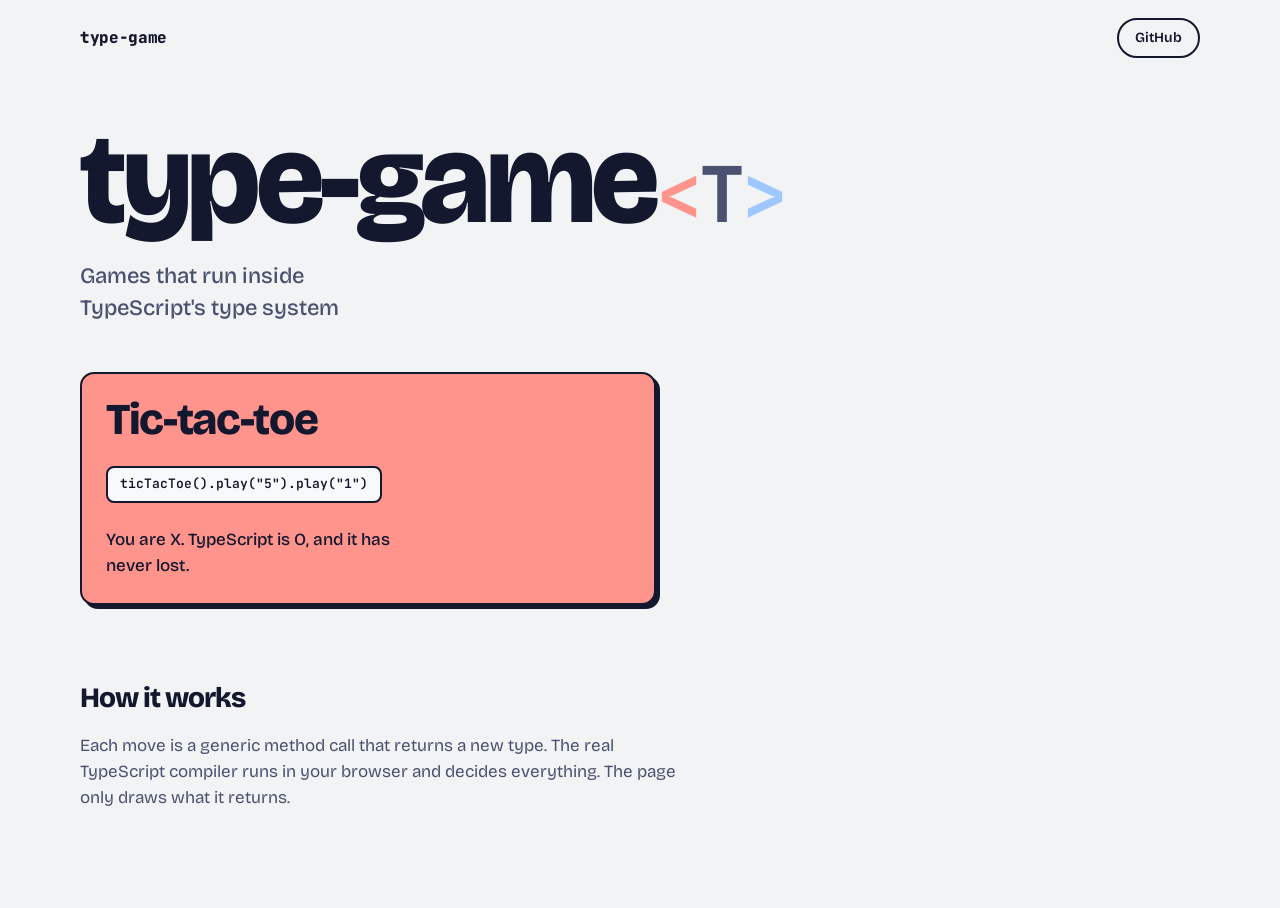
<file: site/index.html>
<!doctype html>
<html lang="en">
<head>
  <meta charset="utf-8">
  <meta name="viewport" content="width=device-width, initial-scale=1">
  <title>type-game</title>
  <meta name="description" content="Tic-tac-toe played by the TypeScript compiler. Every move is a type, and TypeScript has never lost.">
  <link rel="icon" href="favicon.svg" type="image/svg+xml">
  <meta property="og:type" content="website">
  <meta property="og:title" content="type-game">
  <meta property="og:description" content="Tic-tac-toe played by the TypeScript compiler. Every move is a type, and TypeScript has never lost.">
  <meta property="og:url" content="https://visalan-h.github.io/type-game/">
  <meta property="og:image" content="https://visalan-h.github.io/type-game/og.png">
  <meta property="og:image:width" content="1200">
  <meta property="og:image:height" content="627">
  <meta name="twitter:card" content="summary_large_image">
  <link rel="preconnect" href="https://fonts.googleapis.com">
  <link rel="preconnect" href="https://fonts.gstatic.com" crossorigin>
  <link rel="stylesheet" href="https://fonts.googleapis.com/css2?family=Bricolage+Grotesque:opsz,wght@12..96,400..800&family=JetBrains+Mono:wght@400..800&display=swap">
  <link rel="stylesheet" href="style.css">
</head>
<body>
  <header class="site-header">
    <a class="brand" href="./">type-game</a>
    <a class="site-link" href="https://github.com/Visalan-H/type-game">GitHub</a>
  </header>
  <main class="landing">
    <section class="hero">
      <h1 class="hero-title">type-game<span class="hero-generic" aria-hidden="true"><span class="open">&lt;</span>T<span class="close">&gt;</span></span></h1>
      <p class="pitch">Games that run inside TypeScript's type system</p>
    </section>
    <ul class="cards">
      <li>
        <a class="card" href="tic-tac-toe.html">
          <span class="card-title">Tic-tac-toe</span>
          <code class="card-code">ticTacToe().play("5").play("1")</code>
          <span class="card-text">You are X. TypeScript is O, and it has never lost.</span>
        </a>
      </li>
    </ul>
    <section class="how">
      <h2 class="how-title">How it works</h2>
      <p>Each move is a generic method call that returns a new type. The real TypeScript compiler runs in your browser and decides everything. The page only draws what it returns.</p>
    </section>
  </main>
</body>
</html>
</file>
<file: site/style.css>
:root {
  --bg: #f2f3f5;
  --surface: #ffffff;
  --surface-2: #e6ecf5;
  --text: #14182e;
  --muted: #4a5270;
  --line: #14182e;
  --shadow: #14182e;
  --ink: #14182e;
  --accent: #3b6fe0;
  --coral: oklch(0.8 0.15 25);
  --lemon: oklch(0.91 0.15 100);
  --lime: oklch(0.87 0.16 135);
  --blue: oklch(0.82 0.09 255);
  --stone: oklch(0.82 0.03 280);
  --you: var(--coral);
  --ts: var(--blue);
  --good: var(--lime);
  --bad: var(--coral);
  --radius: 10px;
  --radius-lg: 14px;
  --gutter: 16px;
  --page-x: clamp(16px, 4vw, 40px);
  --tap: 44px;
  --font-sans: "Bricolage Grotesque", ui-sans-serif, system-ui, sans-serif;
  --font-mono: "JetBrains Mono", ui-monospace, Menlo, Consolas, monospace;
  --dur: 200ms;
  --dur-slow: 400ms;
  --ease: cubic-bezier(0.2, 0.8, 0.2, 1);
  --card: #f7f9fc;
  --card-2: #e9eef6;
  --code-text: #14182e;
  --code-muted: #5b6380;
  --code-line-number: #9aa1b8;
  --code-keyword: oklch(0.48 0.2 300);
  --code-string: oklch(0.5 0.13 150);
  --code-method: oklch(0.5 0.16 255);
  --code-comment: #7a819b;
  --code-hint-bg: #e3e9f3;
  --code-flash: oklch(0.91 0.15 100 / 0.75);
}

@media (prefers-color-scheme: dark) {
  :root {
    --bg: #17171c;
    --surface: #22222a;
    --surface-2: #2c2c36;
    --text: #f1f1f4;
    --muted: #a4a4b2;
    --line: #5c5c6b;
    --shadow: #000000;
    --accent: #7fb2ff;
  }
}

*,
*::before,
*::after {
  box-sizing: border-box;
}

html {
  -webkit-text-size-adjust: 100%;
}

body {
  margin: 0;
  min-height: 100vh;
  background: var(--bg);
  color: var(--text);
  font-family: var(--font-sans);
  font-size: 1rem;
  line-height: 1.55;
  animation: page-in var(--dur-slow) var(--ease);
}

h1,
h2,
p,
ul {
  margin: 0;
}

ul {
  padding: 0;
  list-style: none;
}

a {
  color: inherit;
}

button {
  font: inherit;
  color: inherit;
}

:focus-visible {
  outline: 3px solid var(--accent);
  outline-offset: 3px;
}

@keyframes page-in {
  from {
    opacity: 0;
    transform: translateY(8px);
  }
}

.site-header {
  display: flex;
  align-items: center;
  justify-content: space-between;
  gap: var(--gutter);
  max-width: 1200px;
  margin: 0 auto;
  padding: var(--gutter) var(--page-x);
}

.brand {
  display: inline-flex;
  align-items: center;
  min-height: var(--tap);
  font-family: var(--font-mono);
  font-weight: 800;
  letter-spacing: -0.02em;
  text-decoration: none;
}

.site-link {
  display: inline-flex;
  align-items: center;
  min-height: 40px;
  padding: 0 16px;
  border: 2px solid var(--line);
  border-radius: 999px;
  font-size: 0.875rem;
  font-weight: 600;
  text-decoration: none;
}

.site-link:hover {
  background: var(--surface-2);
}

.button {
  min-width: var(--tap);
  min-height: var(--tap);
  padding: 0 22px;
  border: 2px solid var(--line);
  border-radius: 999px;
  background: var(--surface);
  font-size: 0.9375rem;
  font-weight: 600;
  cursor: pointer;
  transition: transform var(--dur) var(--ease);
}

.button:hover {
  background: var(--surface-2);
}

.button:active {
  transform: translateY(1px);
}

.button[data-action="reset"],
.button[data-action="retry"] {
  border-color: var(--text);
  background: var(--text);
  color: var(--bg);
}

.button[data-action="reset"]:hover,
.button[data-action="retry"]:hover {
  opacity: 0.88;
}

.game {
  position: relative;
  display: grid;
  grid-template-columns: minmax(0, 1fr);
  gap: 48px;
  max-width: 1200px;
  margin: 0 auto;
  padding: 8px var(--page-x) 72px;
}

.game > * {
  min-width: 0;
}

@media (min-width: 900px) {
  .game {
    grid-template-columns: minmax(0, 1.1fr) minmax(0, 1fr);
    column-gap: clamp(40px, 6vw, 88px);
    align-items: start;
  }

  .editor {
    position: sticky;
    top: 24px;
  }
}

.stage {
  display: flex;
  flex-direction: column;
  align-items: flex-start;
  gap: 24px;
}

.game-title {
  order: -2;
  font-size: clamp(3rem, 9vw, 5.5rem);
  font-weight: 800;
  letter-spacing: -0.03em;
  line-height: 0.9;
}

.status,
.confetti,
.banner {
  order: -1;
}

.controls {
  display: flex;
  flex-wrap: wrap;
  gap: 12px;
}

.banner {
  display: none;
  align-items: center;
  min-height: 52px;
  padding: 0 24px;
  border: 2px solid var(--ink);
  border-radius: 999px;
  background: var(--stone);
  color: var(--ink);
  font-size: 1.375rem;
  font-weight: 800;
  letter-spacing: -0.02em;
  box-shadow: 3px 3px 0 var(--shadow);
}

.game[data-phase="over"] .banner:not(:empty) {
  display: inline-flex;
  animation: banner-in var(--dur-slow) var(--ease);
}

.banner[data-tone="win"] {
  background: var(--good);
}

.banner[data-tone="lose"] {
  background: var(--bad);
}

@keyframes banner-in {
  from {
    opacity: 0;
    transform: scale(0.85);
  }
}

.overlay,
.error {
  position: absolute;
  inset: 0;
  z-index: 10;
  display: none;
  flex-direction: column;
  align-items: center;
  justify-content: center;
  gap: 20px;
  padding: var(--gutter);
  background: var(--bg);
  text-align: center;
}

.error p {
  max-width: 34ch;
  font-size: 1.25rem;
  font-weight: 600;
  letter-spacing: -0.01em;
}

.game[data-phase="loading"] .overlay,
.game[data-phase="error"] .error {
  display: flex;
}

.spinner {
  width: 40px;
  height: 40px;
  border: 4px solid var(--surface-2);
  border-top-color: var(--text);
  border-radius: 50%;
  animation: spin 800ms linear infinite;
}

@keyframes spin {
  to {
    transform: rotate(360deg);
  }
}

.landing {
  max-width: 1200px;
  margin: 0 auto;
  padding: 0 var(--page-x) 96px;
}

.hero {
  padding: 48px 0 48px;
}

.hero-title {
  font-size: clamp(3.5rem, 12vw, 8rem);
  font-weight: 800;
  letter-spacing: -0.035em;
  line-height: 0.88;
}

.hero-generic {
  font-family: var(--font-mono);
  font-size: 0.6em;
  font-weight: 700;
  letter-spacing: -0.04em;
  color: var(--muted);
}

.hero-generic .open {
  color: var(--coral);
}

.hero-generic .close {
  color: var(--blue);
}

.pitch {
  margin-top: 24px;
  max-width: 34ch;
  color: var(--muted);
  font-size: clamp(1.125rem, 2.6vw, 1.375rem);
  font-weight: 500;
  line-height: 1.45;
  text-wrap: balance;
}

.cards {
  display: grid;
  grid-template-columns: repeat(auto-fit, minmax(min(100%, 300px), 1fr));
  gap: 24px;
  max-width: 36rem;
}

.card {
  display: flex;
  flex-direction: column;
  gap: 24px;
  height: 100%;
  min-height: 220px;
  padding: 24px;
  border: 2px solid var(--ink);
  border-radius: var(--radius-lg);
  background: var(--you);
  color: var(--ink);
  text-decoration: none;
  box-shadow: 4px 4px 0 var(--shadow);
  transition: transform var(--dur) var(--ease), box-shadow var(--dur) var(--ease);
}

.cards li:nth-child(2) .card {
  background: var(--lemon);
}

.card:hover {
  transform: translate(-3px, -3px);
  box-shadow: 7px 7px 0 var(--shadow);
}

.card-title {
  font-size: clamp(2rem, 4vw, 2.75rem);
  font-weight: 800;
  letter-spacing: -0.03em;
  line-height: 1;
}

.card-code {
  align-self: flex-start;
  max-width: 100%;
  padding: 6px 12px;
  border: 2px solid var(--ink);
  border-radius: 8px;
  background: var(--card);
  font-family: var(--font-mono);
  font-size: 0.8125rem;
  font-weight: 600;
  overflow-wrap: anywhere;
}

.card-text {
  margin-top: auto;
  max-width: 30ch;
  font-size: 1.0625rem;
  font-weight: 500;
}

.how {
  margin-top: 72px;
  max-width: 60ch;
}

.how-title {
  margin-bottom: 12px;
  font-size: 1.75rem;
  font-weight: 800;
  letter-spacing: -0.035em;
}

.how p {
  color: var(--muted);
  font-size: 1.0625rem;
}

@media (prefers-reduced-motion: reduce) {
  *,
  *::before,
  *::after {
    animation: none !important;
    transition: none !important;
  }
}
.editor {
  display: flex;
  flex-direction: column;
  align-self: start;
  min-width: 0;
  background: var(--card);
  color: var(--code-text);
  border: 2px solid var(--ink);
  border-radius: var(--radius-lg);
  box-shadow: 4px 4px 0 var(--shadow);
  font-family: var(--font-mono);
  font-size: 13px;
  line-height: 1.65;
  overflow: hidden;
}

.editor-tabs {
  display: flex;
  padding: 12px 14px;
  border-bottom: 2px solid var(--ink);
}

.editor-tab {
  padding: 1px 12px;
  border: 2px solid var(--ink);
  border-radius: 999px;
  background: var(--ts);
  color: var(--ink);
  font-size: 12px;
  font-weight: 700;
}

.editor-body {
  flex: 1;
  min-height: 0;
}

.editor-code {
  padding: 14px 0;
  overflow-x: auto;
}

.code-row,
.hint-row {
  display: grid;
  grid-template-columns: 3.5em 1fr;
  width: max-content;
  min-width: 100%;
}

.line-no {
  padding-right: 1em;
  color: var(--code-line-number);
  text-align: right;
  user-select: none;
}

.code-text {
  min-height: 1.65em;
  white-space: pre;
}

.tok-keyword {
  color: var(--code-keyword);
}

.tok-string {
  color: var(--code-string);
}

.tok-method {
  color: var(--code-method);
}

.tok-comment {
  color: var(--code-comment);
  font-style: italic;
}

.caret {
  display: inline-block;
  width: 2px;
  height: 1.2em;
  margin-left: 1px;
  vertical-align: text-bottom;
  background: var(--code-text);
  animation: editor-blink 1s steps(1) infinite;
}

.hint {
  position: relative;
  grid-column: 2;
  justify-self: start;
  margin: 2px 0;
  padding: 0 10px;
  background: var(--code-hint-bg);
  border-radius: 6px;
  color: var(--code-muted);
  white-space: pre;
}

.hint-name {
  color: var(--code-text);
  font-weight: 700;
}

.hint.is-flash {
  animation: editor-flash var(--dur-slow) var(--ease);
}

.hint.is-flash::after {
  content: "";
  position: absolute;
  inset: 0;
  background: var(--code-flash);
  border-radius: inherit;
  opacity: 0;
  pointer-events: none;
  animation: editor-glow var(--dur-slow) var(--ease);
}

.editor-footer {
  display: flex;
  flex-direction: column;
  gap: 10px;
  padding: 14px 16px 16px;
  background: var(--card-2);
  border-top: 2px solid var(--ink);
}

.editor-summary {
  display: flex;
  flex-wrap: wrap;
  align-items: center;
  justify-content: space-between;
  gap: 4px 16px;
}

.editor-label {
  color: var(--code-muted);
  font-family: var(--font-sans);
  font-size: 14px;
  font-weight: 500;
}

.editor-ms {
  display: inline-block;
  padding: 0 10px;
  border-radius: 999px;
  background: var(--lemon);
  color: var(--ink);
  font-weight: 700;
}

.editor-chain {
  display: block;
  color: var(--code-text);
  overflow-wrap: anywhere;
}

.editor-link {
  display: inline-flex;
  align-items: center;
  align-self: flex-start;
  min-height: var(--tap);
  padding: 0 18px;
  border: 2px solid var(--ink);
  border-radius: 999px;
  background: var(--card);
  color: var(--ink);
  font-family: var(--font-sans);
  font-size: 14px;
  font-weight: 600;
  text-decoration: none;
}

.editor-link:hover {
  background: var(--ts);
}

.editor-ms.is-flash,
.editor-chain.is-flash {
  animation: editor-flash var(--dur-slow) var(--ease);
}

@keyframes editor-blink {
  50% {
    opacity: 0;
  }
}

@keyframes editor-flash {
  from {
    opacity: 0.4;
    transform: translateY(-3px);
  }
}

@keyframes editor-glow {
  from {
    opacity: 1;
  }
}

@media (min-width: 900px) {
  .editor {
    font-size: 14px;
  }
}
.status {
  display: inline-flex;
  align-items: center;
  gap: 10px;
  min-height: 40px;
  margin: 0;
  padding: 0 16px 0 12px;
  border: 2px solid var(--line);
  border-radius: 999px;
  background: var(--surface);
  font-family: var(--font-mono);
  font-size: 0.875rem;
  font-weight: 600;
}

.status::before {
  content: "";
  width: 12px;
  height: 12px;
  border: 2px solid var(--ink);
  border-radius: 50%;
  background: var(--you);
}

[data-phase="thinking"] .status::before {
  background: var(--ts);
  animation: pulse var(--dur-slow) var(--ease) infinite alternate;
}

.game[data-phase="over"] .status,
.dots {
  display: none;
}

.board {
  position: relative;
  display: grid;
  grid-template-columns: repeat(3, 1fr);
  gap: 12px;
  width: min(100%, 26rem);
}

.cell {
  display: grid;
  place-items: center;
  aspect-ratio: 1;
  min-width: var(--tap);
  min-height: var(--tap);
  padding: 0;
  border: 2px solid var(--line);
  border-radius: var(--radius);
  background: var(--surface);
  color: var(--ink);
  cursor: pointer;
  box-shadow: 3px 3px 0 var(--shadow);
  transition: transform var(--dur) var(--ease), box-shadow var(--dur) var(--ease), opacity var(--dur-slow) var(--ease);
}

.cell:disabled {
  cursor: default;
}

.cell:not(:disabled):hover {
  transform: translate(-2px, -2px);
  box-shadow: 5px 5px 0 var(--shadow);
  background: var(--surface-2);
}

.cell:not(:disabled):active {
  transform: translate(2px, 2px);
  box-shadow: 1px 1px 0 var(--shadow);
}

.cell[data-mark="X"] {
  border-color: var(--ink);
  background: var(--you);
}

.cell[data-mark="O"] {
  border-color: var(--ink);
  background: var(--ts);
}

.board[data-line]:not([data-line=""]) .cell:not([data-win]) {
  opacity: 0.4;
}

.mark {
  width: 56%;
  height: 56%;
  fill: none;
  stroke: currentColor;
  stroke-width: 11;
  stroke-linecap: round;
}

.cell[data-mark="X"] path {
  stroke-dasharray: 1;
  animation: draw var(--dur) var(--ease) backwards;
}

.cell[data-mark="X"] path:nth-child(2) {
  animation-delay: var(--dur);
}

.cell[data-mark="O"] .mark {
  animation: pop var(--dur-slow) var(--ease) backwards;
}

.strike {
  position: absolute;
  inset: 0;
  width: 100%;
  height: 100%;
  pointer-events: none;
}

.strike line {
  stroke: var(--ink);
  stroke-width: 7;
  stroke-linecap: round;
  stroke-dasharray: 1;
  animation: draw var(--dur-slow) var(--ease) backwards;
}

@keyframes draw {
  from {
    stroke-dashoffset: 1;
  }
}

@keyframes pop {
  from {
    opacity: 0;
    transform: scale(0.6);
  }
}

@keyframes pulse {
  from {
    opacity: 0.3;
    transform: scale(0.7);
  }
}
.hearts {
  display: flex;
  gap: 6px;
  font-size: 1.75rem;
  line-height: 1;
}

.heart {
  position: relative;
  color: var(--bad);
  -webkit-text-stroke: 1.5px var(--line);
  transition: opacity var(--dur) var(--ease);
}

.heart::after {
  content: "";
  position: absolute;
  inset-block: 15% 20%;
  left: 50%;
  width: 2px;
  background: var(--bg);
  opacity: 0;
  transform: translateX(-50%) rotate(18deg);
}

.heart[data-state="lost"],
.heart[data-state="losing"] {
  opacity: 0.25;
  transform: scale(0.85);
}

.heart[data-state="lost"]::after,
.heart[data-state="losing"]::after {
  opacity: 1;
}

.heart[data-state="losing"] {
  animation: heart-crack 450ms var(--ease);
}

.heart[data-state="losing"]::after {
  animation: crack-line 450ms var(--ease);
}

@keyframes heart-crack {
  from {
    opacity: 1;
    transform: scale(1.35) rotate(-14deg);
  }
  35% {
    transform: scale(1.1) rotate(10deg);
  }
}

@keyframes crack-line {
  from {
    opacity: 0;
    transform: translateX(-50%) rotate(18deg) scaleY(0);
  }
  40% {
    opacity: 1;
    transform: translateX(-50%) rotate(18deg) scaleY(0);
  }
}

.slots {
  display: flex;
  width: min(100%, 30rem);
  gap: 8px;
}

.slot {
  flex: 0 1 3rem;
  min-width: 0;
  height: 3.5rem;
  display: grid;
  place-items: center;
  border: 2px solid var(--line);
  border-radius: var(--radius);
  background: var(--surface);
  font-family: var(--font-mono);
  font-size: 1.5rem;
  font-weight: 800;
  text-transform: uppercase;
  box-shadow: 3px 3px 0 var(--shadow);
}

.slot[data-state="hit"] {
  border-color: var(--ink);
  background: var(--good);
  color: var(--ink);
}

.slot[data-state="revealed"] {
  border-color: var(--ink);
  background: var(--bad);
  color: var(--ink);
}

.slot[data-fresh="true"] {
  animation: slot-flip 400ms var(--ease);
}

@keyframes slot-flip {
  from {
    opacity: 0;
    transform: perspective(300px) rotateX(-90deg);
  }
}

.keyboard {
  display: grid;
  grid-template-columns: repeat(7, minmax(0, 1fr));
  gap: 6px;
  width: min(100%, 28rem);
}

@media (min-width: 480px) {
  .keyboard {
    gap: 8px;
  }
}

.key {
  min-height: var(--tap);
  padding: 0;
  border: 2px solid var(--line);
  border-radius: 8px;
  background: var(--surface);
  color: var(--text);
  font-family: var(--font-mono);
  font-size: 1.05rem;
  font-weight: 700;
  text-transform: uppercase;
  cursor: pointer;
  box-shadow: 2px 2px 0 var(--shadow);
  transition: transform 80ms var(--ease), box-shadow 80ms var(--ease);
}

.key:not(:disabled):hover {
  background: var(--surface-2);
}

.key:active:not(:disabled),
.key:disabled {
  transform: translate(2px, 2px);
  box-shadow: none;
}

.key:disabled {
  cursor: default;
}

.key[data-state="open"]:disabled {
  opacity: 0.4;
}

.key[data-state="hit"],
.key[data-state="miss"],
.key[data-state="pending"] {
  border-color: var(--ink);
  color: var(--ink);
}

.key[data-state="hit"] {
  background: var(--good);
}

.key[data-state="miss"] {
  background: var(--bad);
}

.key[data-state="pending"] {
  background: var(--lemon);
}

.confetti {
  position: relative;
  align-self: stretch;
  height: 0;
  margin-top: -24px;
}

.confetti-piece {
  position: absolute;
  top: 26px;
  left: 7rem;
  width: 8px;
  height: 12px;
  border-radius: 2px;
  background: var(--color);
  opacity: 0;
  pointer-events: none;
  transform: translate(var(--dx), var(--dy)) rotate(var(--turn));
  animation: confetti-burst 550ms ease-out;
}

@keyframes confetti-burst {
  from {
    opacity: 1;
    transform: translate(0, 0) rotate(0deg);
  }
}
</file>
